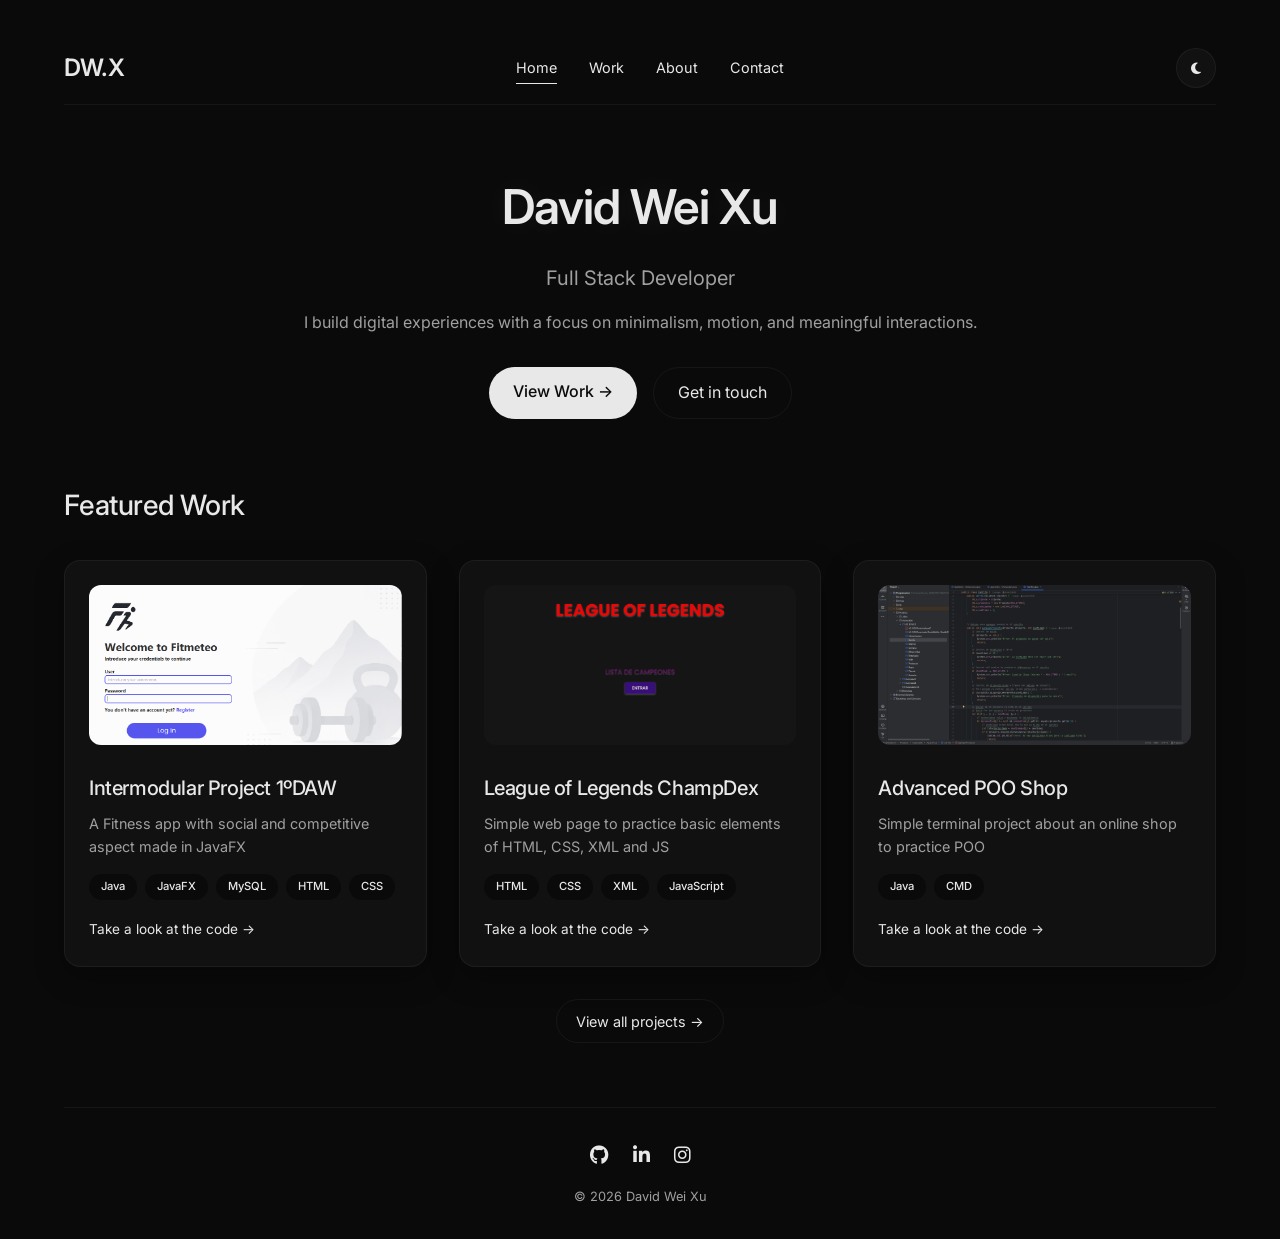
<file: index.html>
<!DOCTYPE html>
<html lang="en">
<head>
    <meta charset="UTF-8">
    <meta name="viewport" content="width=device-width, initial-scale=1.0">
    <title>David Wei Xu | Minimalist Portfolio</title>
    <link rel="preconnect" href="https://fonts.googleapis.com">
    <link rel="preconnect" href="https://fonts.gstatic.com" crossorigin>
    <link href="https://fonts.googleapis.com/css2?family=Inter:opsz,wght@14..32,300;14..32,400;14..32,500;14..32,600;14..32,700&display=swap" rel="stylesheet">
    <link rel="stylesheet" href="https://cdnjs.cloudflare.com/ajax/libs/font-awesome/6.5.1/css/all.min.css">
    <link rel="stylesheet" href="style.css">
</head>
<body>
<div class="container">
    <!-- Navigation -->
    <nav class="navbar">
        <div class="nav-brand">
            <a href="index.html">DW.X</a>
        </div>
        <div class="nav-links">
            <a href="index.html" class="active">Home</a>
            <a href="work.html">Work</a>
            <a href="about.html">About</a>
            <a href="contact.html">Contact</a>
        </div>
        <button class="theme-toggle" id="themeToggle" aria-label="Toggle dark/light mode">
            <i class="fas fa-moon"></i>
        </button>
    </nav>

    <!-- Hero Section -->
    <header class="hero">
        <h1 class="hero-title">David Wei Xu</h1>
        <p class="hero-subtitle">Full Stack Developer</p>
        <p class="hero-description">
            I build digital experiences with a focus on minimalism,
            motion, and meaningful interactions.
        </p>
        <div class="hero-cta">
            <a href="work.html" class="btn-primary">View Work →</a>
            <a href="contact.html" class="btn-secondary">Get in touch</a>
        </div>
    </header>

    <!-- Featured Projects Section -->
    <section class="featured-section">
        <h2 class="section-title">Featured Work</h2>
        <div class="projects-grid">
            <article class="project-card">
                <img src="img/javafx.png" alt="javafx" class="project-image">
                <h3 class="project-title">Intermodular Project 1ºDAW</h3>
                <p class="project-description">A Fitness app with social and competitive aspect made in JavaFX </p>
                <div class="project-tags">
                    <span>Java</span>
                    <span>JavaFX</span>
                    <span>MySQL</span>
                    <span>HTML</span>
                    <span>CSS</span>
                </div>
                <a href="https://github.com/rodrii-garciia/Fitmeteo" class="project-link">Take a look at the code →</a>
            </article>

            <article class="project-card">
                <img src="img/llmm.png" alt="llmm" class="project-image">
                <h3 class="project-title">League of Legends ChampDex</h3>
                <p class="project-description">Simple web page to practice basic elements of HTML, CSS, XML and JS</p>
                <div class="project-tags">
                    <span>HTML</span>
                    <span>CSS</span>
                    <span>XML</span>
                    <span>JavaScript</span>
                </div>
                <a href="https://github.com/KamiZhiEND/League-of-Legends-ChampDEX" class="project-link">Take a look at the code →</a>
            </article>

            <article class="project-card">
                <img src="img/tienda.png" alt="tienda" class="project-image">
                <h3 class="project-title">Advanced POO Shop</h3>
                <p class="project-description">Simple terminal project about an online shop to practice POO</p>
                <div class="project-tags">
                    <span>Java</span>
                    <span>CMD</span>
                </div>
                <a href="https://github.com/KamiZhiEND/Tienda-Online-POO-Avanzada-" class="project-link">Take a look at the code →</a>
            </article>
        </div>
        <div class="view-all">
            <a href="work.html" class="btn-outline">View all projects →</a>
        </div>
    </section>

    <!-- Footer -->
    <footer class="footer">
        <div class="footer-social">
            <a href="https://github.com/KamiZhiEND" aria-label="GitHub"><i class="fab fa-github"></i></a>
            <a href="https://www.linkedin.com/in/davidwx/" aria-label="LinkedIn"><i class="fab fa-linkedin-in"></i></a>
            <a href="https://www.instagram.com/dawei_x27/" aria-label="Instagram"><i class="fab fa-instagram"></i></a>
        </div>
        <p class="footer-copyright">© 2026 David Wei Xu</p>
    </footer>
</div>
<script src="script.js"></script>
</body>
</html>
</file>
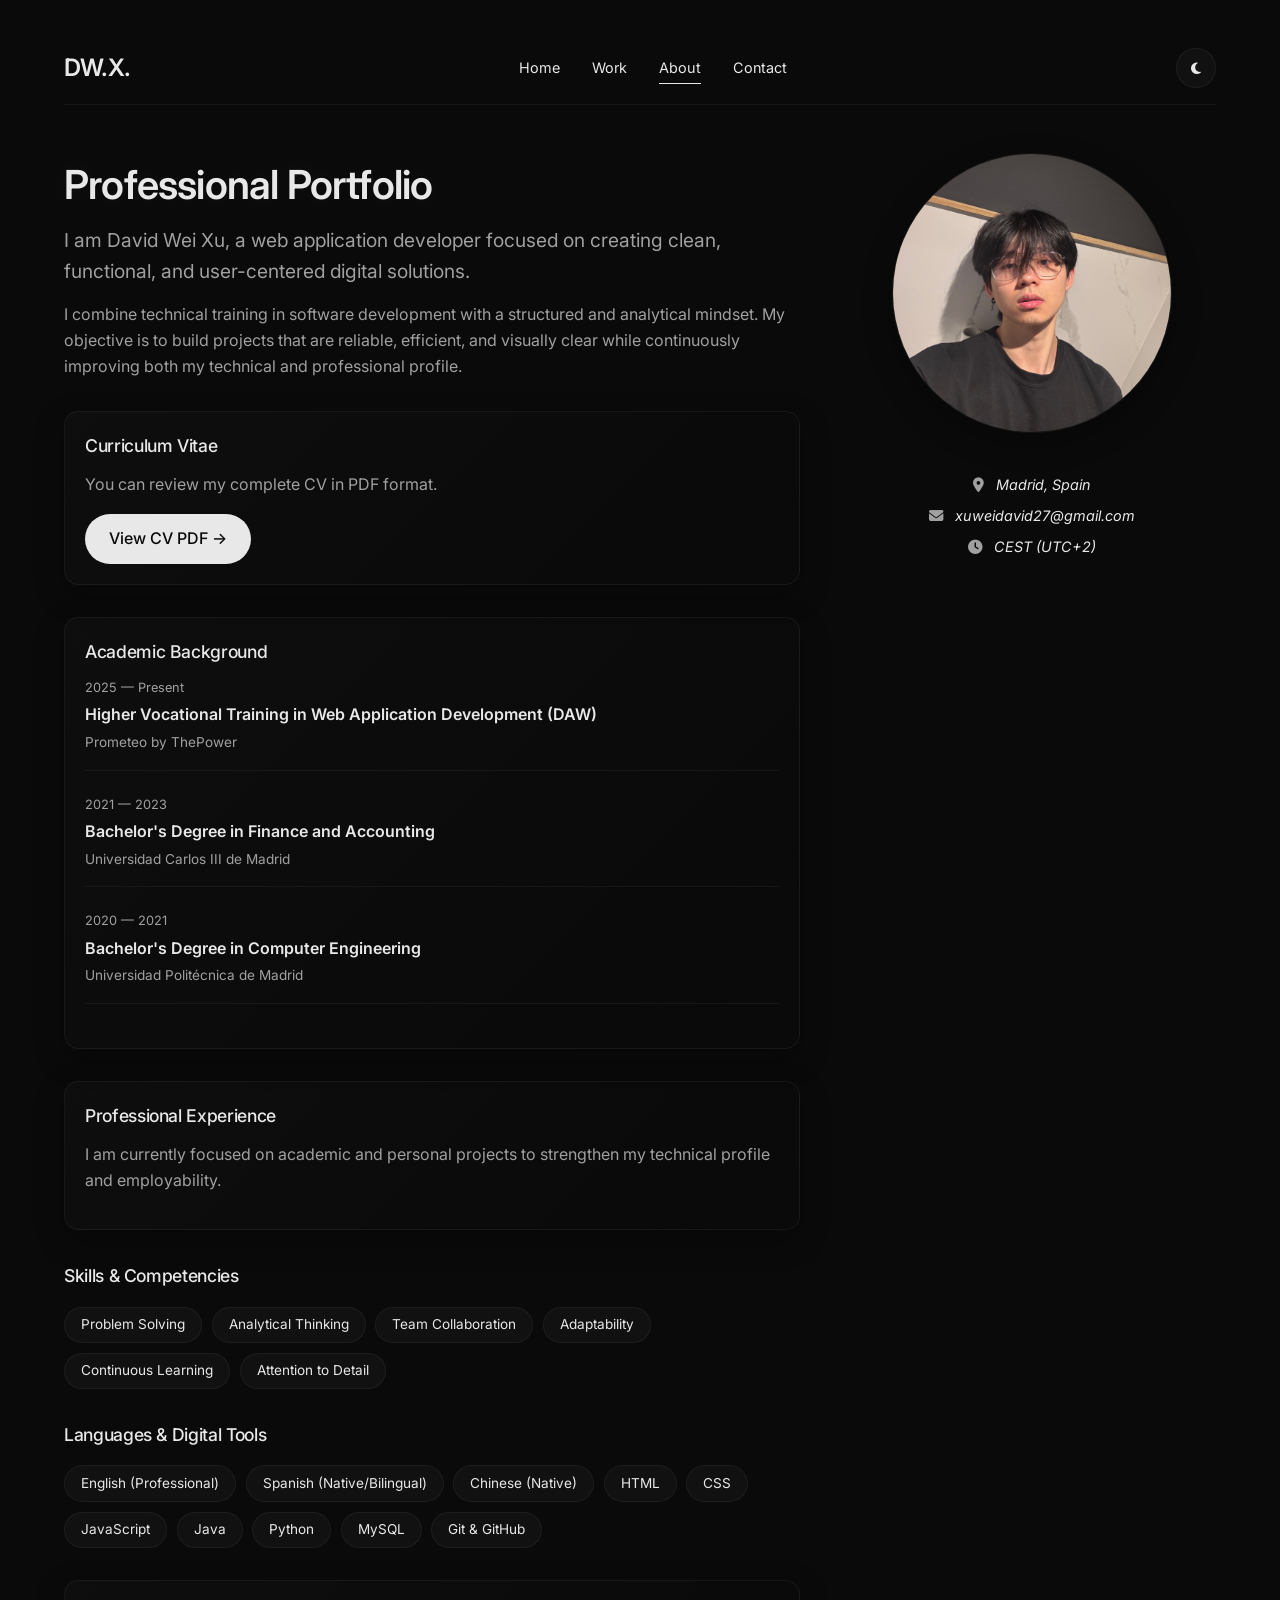
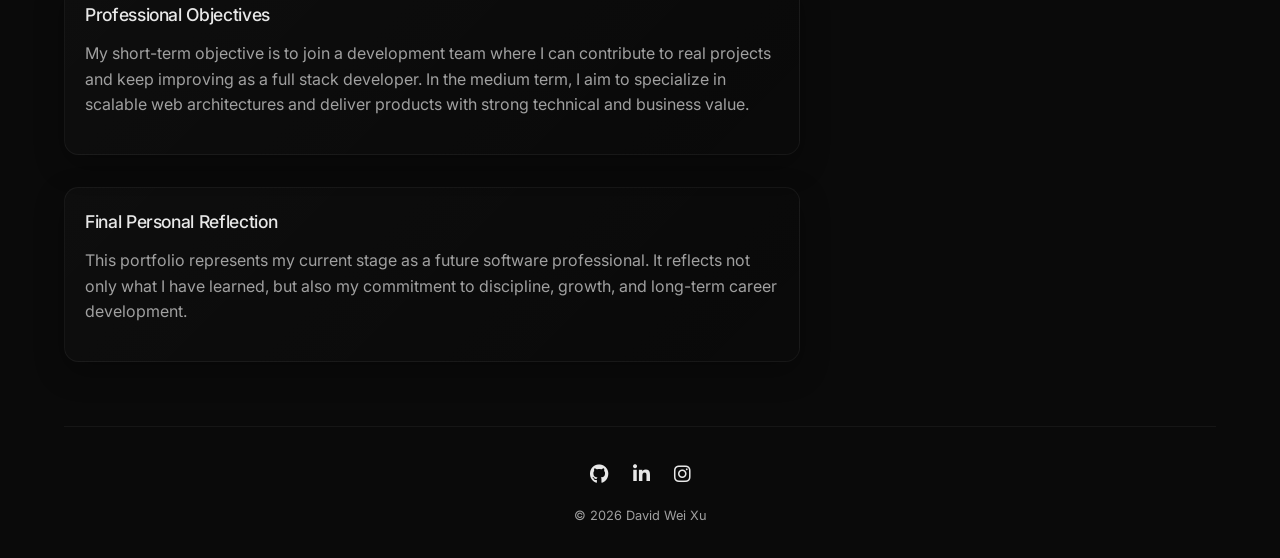
<file: about.html>
<!DOCTYPE html>
<html lang="en">
<head>
    <meta charset="UTF-8">
    <meta name="viewport" content="width=device-width, initial-scale=1.0">
    <title>About | David Wei Xu</title>
    <link rel="preconnect" href="https://fonts.googleapis.com">
    <link rel="preconnect" href="https://fonts.gstatic.com" crossorigin>
    <link href="https://fonts.googleapis.com/css2?family=Inter:opsz,wght@14..32,300;400;500;600;700&display=swap" rel="stylesheet">
    <link rel="stylesheet" href="https://cdnjs.cloudflare.com/ajax/libs/font-awesome/6.5.1/css/all.min.css">
    <link rel="stylesheet" href="style.css">
</head>
<body>
<div class="container">
    <nav class="navbar">
        <div class="nav-brand">
            <a href="index.html">DW.X.</a>
        </div>
        <div class="nav-links">
            <a href="index.html">Home</a>
            <a href="work.html">Work</a>
            <a href="about.html" class="active">About</a>
            <a href="contact.html">Contact</a>
        </div>
        <button class="theme-toggle" id="themeToggle" aria-label="Toggle dark/light mode">
            <i class="fas fa-moon"></i>
        </button>
    </nav>

    <main class="about-grid">
        <section class="about-text">
            <h1 class="page-title">Professional Portfolio</h1>
            <p class="lead">I am David Wei Xu, a web application developer focused on creating clean, functional, and user-centered digital solutions.</p>
            <p>I combine technical training in software development with a structured and analytical mindset. My objective is to build projects that are reliable, efficient, and visually clear while continuously improving both my technical and professional profile.</p>

            <section class="info-section">
                <h3>Curriculum Vitae</h3>
                <p>You can review my complete CV in PDF format.</p>
                <a href="cv.pdf" class="btn-primary" target="_blank" rel="noopener noreferrer">View CV PDF →</a>
            </section>

            <section class="info-section">
                <h3>Academic Background</h3>
                <article class="experience-item">
                    <div class="exp-year">2025 — Present</div>
                    <div class="exp-title">Higher Vocational Training in Web Application Development (DAW)</div>
                    <div class="exp-company">Prometeo by ThePower</div>
                </article>
                <article class="experience-item">
                    <div class="exp-year">2021 — 2023</div>
                    <div class="exp-title">Bachelor's Degree in Finance and Accounting</div>
                    <div class="exp-company">Universidad Carlos III de Madrid</div>
                </article>
                <article class="experience-item">
                    <div class="exp-year">2020 — 2021</div>
                    <div class="exp-title">Bachelor's Degree in Computer Engineering</div>
                    <div class="exp-company">Universidad Politécnica de Madrid</div>
                </article>
            </section>

            <section class="info-section">
                <h3>Professional Experience</h3>
                <p>I am currently focused on academic and personal projects to strengthen my technical profile and employability.</p>
            </section>

            <section class="skills-section">
                <h3>Skills & Competencies</h3>
                <div class="skills-grid">
                    <span>Problem Solving</span>
                    <span>Analytical Thinking</span>
                    <span>Team Collaboration</span>
                    <span>Adaptability</span>
                    <span>Continuous Learning</span>
                    <span>Attention to Detail</span>
                </div>
            </section>

            <section class="skills-section">
                <h3>Languages & Digital Tools</h3>
                <div class="skills-grid">
                    <span>English (Professional)</span>
                    <span>Spanish (Native/Bilingual)</span>
                    <span>Chinese (Native)</span>
                    <span>HTML</span>
                    <span>CSS</span>
                    <span>JavaScript</span>
                    <span>Java</span>
                    <span>Python</span>
                    <span>MySQL</span>
                    <span>Git & GitHub</span>
                </div>
            </section>

            <section class="info-section">
                <h3>Professional Objectives</h3>
                <p>My short-term objective is to join a development team where I can contribute to real projects and keep improving as a full stack developer. In the medium term, I aim to specialize in scalable web architectures and deliver products with strong technical and business value.</p>
            </section>

            <section class="info-section">
                <h3>Final Personal Reflection</h3>
                <p>This portfolio represents my current stage as a future software professional. It reflects not only what I have learned, but also my commitment to discipline, growth, and long-term career development.</p>
            </section>
        </section>

        <aside class="about-image">
            <img src="img/Avatar.jpg" alt="Avatar of David Wei Xu">
            <address class="contact-info">
                <p><i class="fas fa-map-marker-alt"></i> Madrid, Spain</p>
                <p><i class="fas fa-envelope"></i> xuweidavid27@gmail.com</p>
                <p><i class="fas fa-clock"></i> CEST (UTC+2)</p>
            </address>
        </aside>
    </main>

    <footer class="footer">
        <div class="footer-social">
            <a href="https://github.com/KamiZhiEND" aria-label="GitHub"><i class="fab fa-github"></i></a>
            <a href="https://www.linkedin.com/in/davidwx/" aria-label="LinkedIn"><i class="fab fa-linkedin-in"></i></a>
            <a href="https://www.instagram.com/dawei_x27/" aria-label="Instagram"><i class="fab fa-instagram"></i></a>
        </div>
        <p class="footer-copyright">© 2026 David Wei Xu</p>
    </footer>
</div>
<script src="script.js"></script>
</body>
</html>
</file>
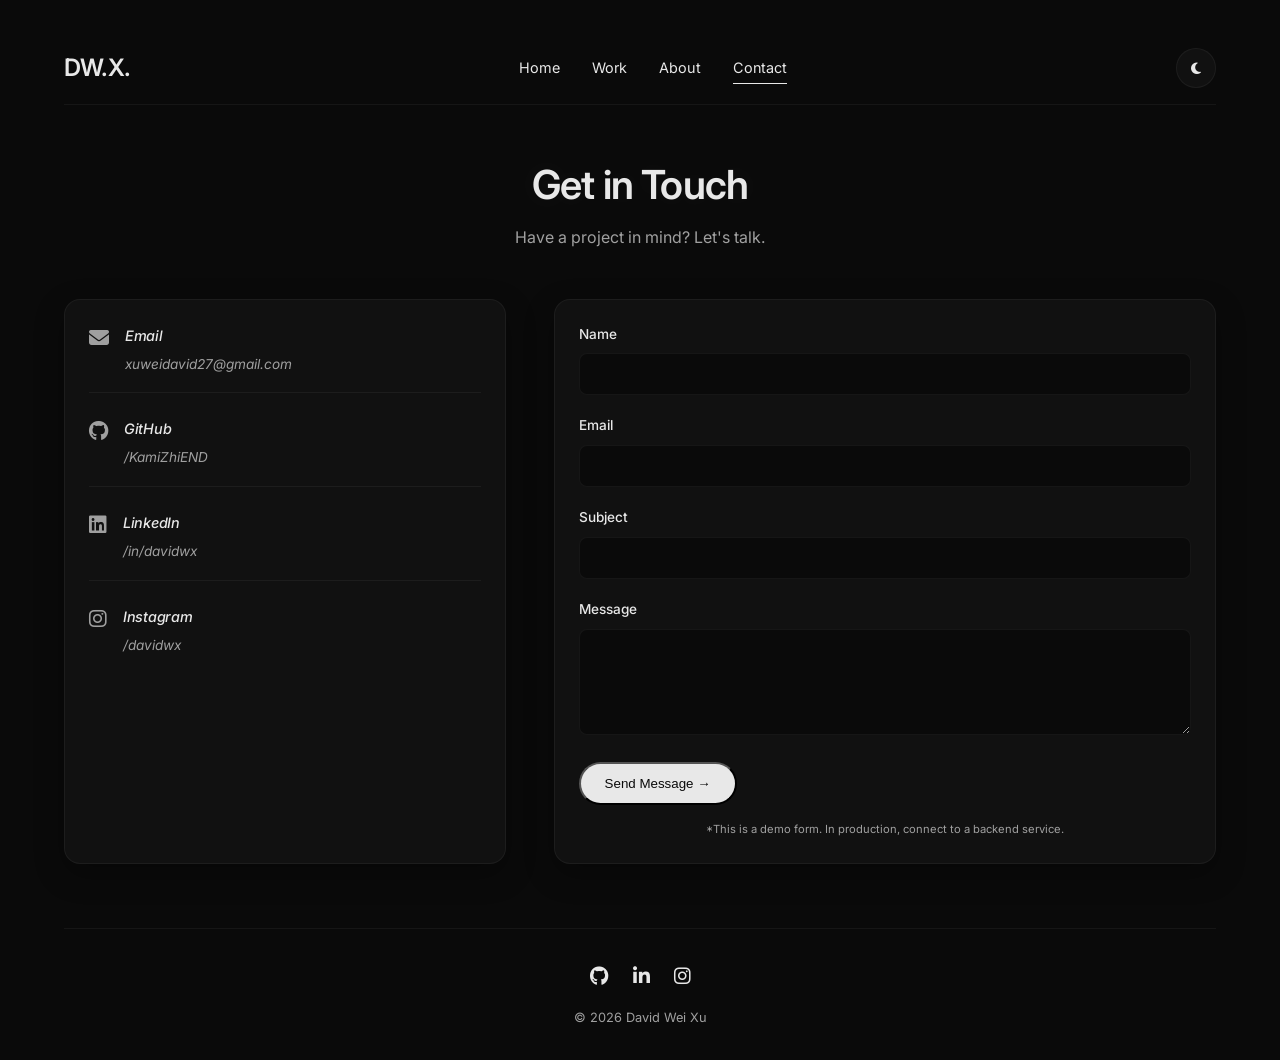
<file: contact.html>
<!DOCTYPE html>
<html lang="en">
<head>
    <meta charset="UTF-8">
    <meta name="viewport" content="width=device-width, initial-scale=1.0">
    <title>Contact | David Wei Xu</title>
    <link rel="preconnect" href="https://fonts.googleapis.com">
    <link rel="preconnect" href="https://fonts.gstatic.com" crossorigin>
    <link href="https://fonts.googleapis.com/css2?family=Inter:opsz,wght@14..32,300;400;500;600;700&display=swap" rel="stylesheet">
    <link rel="stylesheet" href="https://cdnjs.cloudflare.com/ajax/libs/font-awesome/6.5.1/css/all.min.css">
    <link rel="stylesheet" href="style.css">
</head>
<body>
<div class="container">
    <!-- Navigation -->
    <nav class="navbar">
        <div class="nav-brand">
            <a href="index.html">DW.X.</a>
        </div>
        <div class="nav-links">
            <a href="index.html">Home</a>
            <a href="work.html">Work</a>
            <a href="about.html">About</a>
            <a href="contact.html" class="active">Contact</a>
        </div>
        <button class="theme-toggle" id="themeToggle" aria-label="Toggle dark/light mode">
            <i class="fas fa-moon"></i>
        </button>
    </nav>

    <!-- Contact Header -->
    <header class="page-header">
        <h1 class="page-title">Get in Touch</h1>
        <p class="page-description">Have a project in mind? Let's talk.</p>
    </header>

    <!-- Contact Grid -->
    <main class="contact-grid">
        <aside class="contact-info-card">
            <address>
                <div class="contact-method">
                    <i class="fas fa-envelope"></i>
                    <div>
                        <h3>Email</h3>
                        <a href="mailto:xuweidavid27@gmail.com">xuweidavid27@gmail.com</a>
                    </div>
                </div>
                <div class="contact-method">
                    <i class="fab fa-github"></i>
                    <div>
                        <h3>GitHub</h3>
                        <a href="https://github.com/KamiZhiEND">/KamiZhiEND</a>
                    </div>
                </div>
                <div class="contact-method">
                    <i class="fab fa-linkedin"></i>
                    <div>
                        <h3>LinkedIn</h3>
                        <a href="https://www.linkedin.com/in/davidwx/">/in/davidwx</a>
                    </div>
                </div>
                <div class="contact-method">
                    <i class="fab fa-instagram"></i>
                    <div>
                        <h3>Instagram</h3>
                        <a href="https://www.instagram.com/dawei_x27/">/davidwx</a>
                    </div>
                </div>
            </address>
        </aside>

        <!-- Contact Form -->
        <form class="contact-form" id="contactForm">
            <div class="form-group">
                <label for="name">Name</label>
                <input type="text" id="name" name="name" required>
            </div>
            <div class="form-group">
                <label for="email">Email</label>
                <input type="email" id="email" name="email" required>
            </div>
            <div class="form-group">
                <label for="subject">Subject</label>
                <input type="text" id="subject" name="subject" required>
            </div>
            <div class="form-group">
                <label for="message">Message</label>
                <textarea id="message" name="message" rows="5" required></textarea>
            </div>
            <button type="submit" class="btn-primary">Send Message →</button>
            <p class="form-note">*This is a demo form. In production, connect to a backend service.</p>
        </form>
    </main>

    <!-- Footer -->
    <footer class="footer">
        <div class="footer-social">
            <a href="https://github.com/KamiZhiEND" aria-label="GitHub"><i class="fab fa-github"></i></a>
            <a href="https://www.linkedin.com/in/davidwx/" aria-label="LinkedIn"><i class="fab fa-linkedin-in"></i></a>
            <a href="https://www.instagram.com/dawei_x27/" aria-label="Instagram"><i class="fab fa-instagram"></i></a>
        </div>
        <p class="footer-copyright">© 2026 David Wei Xu</p>
    </footer>
</div>
<script src="script.js"></script>
</body>
</html>
</file>
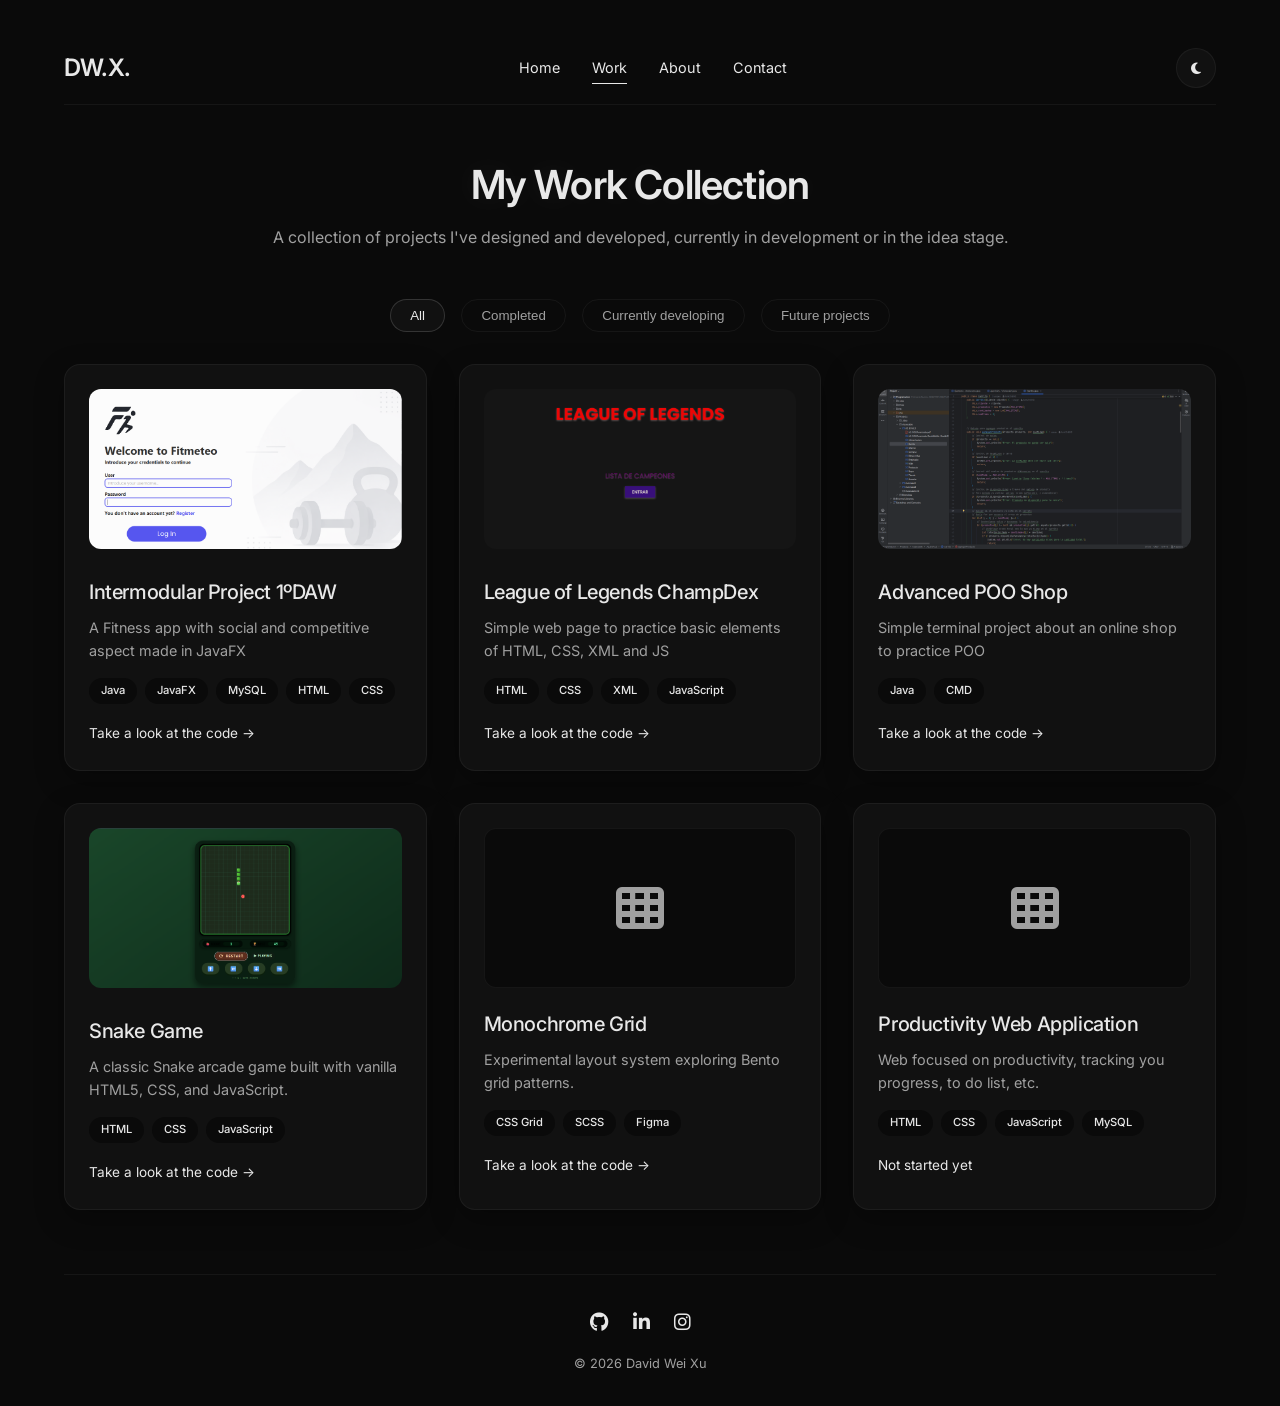
<file: work.html>
<!DOCTYPE html>
<html lang="en">
<head>
    <meta charset="UTF-8">
    <meta name="viewport" content="width=device-width, initial-scale=1.0">
    <title>Work | David Wei Xu</title>
    <link rel="preconnect" href="https://fonts.googleapis.com">
    <link rel="preconnect" href="https://fonts.gstatic.com" crossorigin>
    <link href="https://fonts.googleapis.com/css2?family=Inter:opsz,wght@14..32,300;400;500;600;700&display=swap" rel="stylesheet">
    <link rel="stylesheet" href="https://cdnjs.cloudflare.com/ajax/libs/font-awesome/6.5.1/css/all.min.css">
    <link rel="stylesheet" href="style.css">
</head>
<body>
<div class="container">
    <!-- Navigation -->
    <nav class="navbar">
        <div class="nav-brand">
            <a href="index.html">DW.X.</a>
        </div>
        <div class="nav-links">
            <a href="index.html">Home</a>
            <a href="work.html" class="active">Work</a>
            <a href="about.html">About</a>
            <a href="contact.html">Contact</a>
        </div>
        <button class="theme-toggle" id="themeToggle" aria-label="Toggle dark/light mode">
            <i class="fas fa-moon"></i>
        </button>
    </nav>

    <!-- Work Header -->
    <header class="page-header">
        <h1 class="page-title">My Work Collection</h1>
        <p class="page-description">A collection of projects I've designed and developed, currently in development or in the idea stage.</p>
    </header>

    <!-- Filter Buttons -->
    <div class="filter-bar">
        <button class="filter-btn active" data-filter="all">All</button>
        <button class="filter-btn" data-filter="completed">Completed</button>
        <button class="filter-btn" data-filter="in-progress">Currently developing</button>
        <button class="filter-btn" data-filter="to-do">Future projects</button>
    </div>

    <!-- Projects Grid -->
    <section class="projects-grid" id="projectsGrid">
        <article class="project-card" data-category="completed">
            <img src="img/javafx.png" alt="javafx" class="project-image">
            <h3 class="project-title">Intermodular Project 1ºDAW</h3>
            <p class="project-description">A Fitness app with social and competitive aspect made in JavaFX</p>
            <div class="project-tags">
                <span>Java</span>
                <span>JavaFX</span>
                <span>MySQL</span>
                <span>HTML</span>
                <span>CSS</span>
            </div>
            <a href="https://github.com/rodrii-garciia/Fitmeteo" class="project-link">Take a look at the code →</a>
        </article>

        <article class="project-card" data-category="completed">
            <img src="img/llmm.png" alt="llmm" class="project-image">
            <h3 class="project-title">League of Legends ChampDex</h3>
            <p class="project-description">Simple web page to practice basic elements of HTML, CSS, XML and JS</p>
            <div class="project-tags">
                <span>HTML</span>
                <span>CSS</span>
                <span>XML</span>
                <span>JavaScript</span>
            </div>
            <a href="https://github.com/KamiZhiEND/League-of-Legends-ChampDEX" class="project-link">Take a look at the code →</a>
        </article>

        <article class="project-card" data-category="completed">
            <img src="img/tienda.png" alt="tienda" class="project-image">
            <h3 class="project-title">Advanced POO Shop</h3>
            <p class="project-description">Simple terminal project about an online shop to practice POO</p>
            <div class="project-tags">
                <span>Java</span>
                <span>CMD</span>
            </div>
            <a href="https://github.com/KamiZhiEND/Tienda-Online-POO-Avanzada-" class="project-link">Take a look at the code →</a>
        </article>

        <article class="project-card" data-category="completed">
            <img src="img/snake.png" alt="tienda" class="project-image">
            <h3 class="project-title">Snake Game </h3>
            <p class="project-description">A classic Snake arcade game built with vanilla HTML5, CSS, and JavaScript.</p>
            <div class="project-tags">
                <span>HTML</span>
                <span>CSS</span>
                <span>JavaScript</span>
            </div>
            <a href="https://github.com/KamiZhiEND/Snake-Game" class="project-link">Take a look at the code →</a>
        </article>

        <article class="project-card" data-category="in-progress">
            <div class="project-image-placeholder">
                <i class="fas fa-th"></i>
            </div>
            <h3 class="project-title">Monochrome Grid</h3>
            <p class="project-description">Experimental layout system exploring Bento grid patterns.</p>
            <div class="project-tags">
                <span>CSS Grid</span>
                <span>SCSS</span>
                <span>Figma</span>
            </div>
            <a href="#" class="project-link">Take a look at the code →</a>
        </article>

        <article class="project-card" data-category="to-do">
            <div class="project-image-placeholder">
                <i class="fas fa-th"></i>
            </div>
            <h3 class="project-title">Productivity Web Application</h3>
            <p class="project-description">Web focused on productivity, tracking you progress, to do list, etc.</p>
            <div class="project-tags">
                <span>HTML</span>
                <span>CSS</span>
                <span>JavaScript</span>
                <span>MySQL</span>
            </div>
            <a href="#" class="project-link">Not started yet </a>
        </article>
    </section>

    <!-- Footer -->
    <footer class="footer">
        <div class="footer-social">
            <a href="https://github.com/KamiZhiEND" aria-label="GitHub"><i class="fab fa-github"></i></a>
            <a href="https://www.linkedin.com/in/davidwx/" aria-label="LinkedIn"><i class="fab fa-linkedin-in"></i></a>
            <a href="https://www.instagram.com/dawei_x27/" aria-label="Instagram"><i class="fab fa-instagram"></i></a>
        </div>
        <p class="footer-copyright">© 2026 David Wei Xu</p>
    </footer>
</div>
<script src="script.js"></script>
</body>
</html>
</file>
<file: style.css>
/* ========== CSS VARIABLES ========== */
:root {
    --bg-primary: #0a0a0a;
    --bg-card: #111111;
    --bg-card-hover: #161616;
    --text-primary: #e8e8e8;
    --text-secondary: #a0a0a0;
    --border: rgba(255, 255, 255, 0.05);
    --border-hover: rgba(255, 255, 255, 0.15);
    --accent: #333333;
    --shadow: rgba(0, 0, 0, 0.3);
    --transition: all 0.3s cubic-bezier(0.2, 0.9, 0.4, 1.1);
}

body.light {
    --bg-primary: #f5f5f5;
    --bg-card: #ffffff;
    --bg-card-hover: #fafafa;
    --text-primary: #1a1a1a;
    --text-secondary: #666666;
    --border: rgba(0, 0, 0, 0.08);
    --border-hover: rgba(0, 0, 0, 0.15);
    --accent: #e0e0e0;
    --shadow: rgba(0, 0, 0, 0.1);
}

/* ========== RESET & BASE ========== */
* {
    margin: 0;
    padding: 0;
    box-sizing: border-box;
}

body {
    background-color: var(--bg-primary);
    font-family: 'Inter', sans-serif;
    color: var(--text-primary);
    line-height: 1.6;
    transition: background-color 0.3s ease, color 0.3s ease;
}

.container {
    max-width: 1200px;
    margin: 0 auto;
    padding: 2rem 1.5rem;
}

/* ========== TYPOGRAPHY ========== */
h1, h2, h3 {
    font-weight: 500;
    letter-spacing: -0.02em;
}

a {
    text-decoration: none;
    color: inherit;
}

/* ========== NAVIGATION ========== */
.navbar {
    display: flex;
    justify-content: space-between;
    align-items: center;
    padding: 1rem 0;
    margin-bottom: 3rem;
    border-bottom: 1px solid var(--border);
}

.nav-brand a {
    font-size: 1.5rem;
    font-weight: 600;
    letter-spacing: -0.02em;
}

.nav-links {
    display: flex;
    gap: 2rem;
}

.nav-links a {
    font-size: 0.9rem;
    transition: var(--transition);
    padding: 0.25rem 0;
}

.nav-links a:hover,
.nav-links a.active {
    color: var(--text-primary);
    border-bottom: 1px solid var(--text-primary);
}

.theme-toggle {
    background: var(--bg-card);
    border: 1px solid var(--border);
    border-radius: 50%;
    width: 40px;
    height: 40px;
    cursor: pointer;
    color: var(--text-primary);
    transition: var(--transition);
}

.theme-toggle:hover {
    transform: scale(1.05);
    border-color: var(--border-hover);
}

/* ========== HERO SECTION ========== */
.hero {
    text-align: center;
    max-width: 700px;
    margin: 4rem auto;
}

.hero-title {
    font-size: 3rem;
    font-weight: 600;
    margin-bottom: 1rem;
}

.hero-subtitle {
    font-size: 1.25rem;
    color: var(--text-secondary);
    margin-bottom: 1rem;
}

.hero-description {
    color: var(--text-secondary);
    margin-bottom: 2rem;
}

.hero-cta {
    display: flex;
    gap: 1rem;
    justify-content: center;
}

/* ========== BUTTONS ========== */
.btn-primary {
    background: var(--text-primary);
    color: var(--bg-primary);
    padding: 0.75rem 1.5rem;
    border-radius: 2rem;
    font-weight: 500;
    transition: var(--transition);
    display: inline-block;
}

.btn-primary:hover {
    transform: translateY(-2px);
    opacity: 0.9;
}

.btn-secondary {
    border: 1px solid var(--border);
    padding: 0.75rem 1.5rem;
    border-radius: 2rem;
    transition: var(--transition);
}

.btn-secondary:hover {
    border-color: var(--border-hover);
    transform: translateY(-2px);
}

.btn-outline {
    border: 1px solid var(--border);
    padding: 0.6rem 1.2rem;
    border-radius: 2rem;
    font-size: 0.9rem;
    transition: var(--transition);
    display: inline-block;
}

.btn-outline:hover {
    border-color: var(--border-hover);
    transform: translateX(3px);
}

/* ========== SECTION TITLES ========== */
.section-title {
    font-size: 1.75rem;
    margin-bottom: 2rem;
}

.page-header {
    text-align: center;
    margin: 2rem 0 3rem;
}

.page-title {
    font-size: 2.5rem;
    font-weight: 600;
    margin-bottom: 0.5rem;
}

.page-description {
    color: var(--text-secondary);
}

/* ========== PROJECTS GRID ========== */
.projects-grid {
    display: grid;
    grid-template-columns: repeat(auto-fill, minmax(320px, 1fr));
    gap: 2rem;
    margin: 2rem 0;
}

.project-card {
    background: var(--bg-card);
    border: 1px solid var(--border);
    border-radius: 1rem;
    padding: 1.5rem;
    transition: var(--transition);
}

.project-card:hover {
    transform: translateY(-6px);
    border-color: var(--border-hover);
    background: var(--bg-card-hover);
}

.project-image-placeholder {
    width: 100%;
    height: 160px;
    background: var(--bg-primary);
    border-radius: 0.75rem;
    display: flex;
    align-items: center;
    justify-content: center;
    margin-bottom: 1.25rem;
    border: 1px solid var(--border);
}

.project-image-placeholder i {
    font-size: 3rem;
    color: var(--text-secondary);
}

.project-title {
    font-size: 1.25rem;
    margin-bottom: 0.5rem;
}

.project-description {
    font-size: 0.9rem;
    color: var(--text-secondary);
    margin-bottom: 1rem;
}

.project-tags {
    display: flex;
    flex-wrap: wrap;
    gap: 0.5rem;
    margin-bottom: 1rem;
}

.project-tags span {
    background: var(--bg-primary);
    padding: 0.25rem 0.75rem;
    border-radius: 2rem;
    font-size: 0.7rem;
    font-weight: 500;
}

.project-link {
    font-size: 0.85rem;
    transition: var(--transition);
    display: inline-flex;
    align-items: center;
    gap: 0.25rem;
}

.project-link:hover {
    gap: 0.5rem;
    color: var(--text-primary);
}

.view-all {
    text-align: center;
    margin: 2rem 0;
}

/* ========== FILTER BAR ========== */
.filter-bar {
    display: flex;
    justify-content: center;
    gap: 1rem;
    margin-bottom: 2rem;
    flex-wrap: wrap;
}

.filter-btn {
    background: transparent;
    border: 1px solid var(--border);
    padding: 0.5rem 1.2rem;
    border-radius: 2rem;
    cursor: pointer;
    color: var(--text-secondary);
    transition: var(--transition);
}

.filter-btn:hover,
.filter-btn.active {
    border-color: var(--border-hover);
    color: var(--text-primary);
    background: var(--bg-card);
}

/* ========== ABOUT PAGE ========== */
.about-grid {
    display: grid;
    grid-template-columns: 2fr 1fr;
    gap: 3rem;
    margin: 2rem 0;
}

.lead {
    font-size: 1.2rem;
    margin-bottom: 1.5rem;
}

.about-text p {
    margin-bottom: 1rem;
    color: var(--text-secondary);
}

.skills-section,
.experience-section {
    margin-top: 2rem;
}

.skills-section h3,
.experience-section h3 {
    margin-bottom: 1rem;
    font-size: 1.1rem;
}

.skills-grid {
    display: flex;
    flex-wrap: wrap;
    gap: 0.6rem;
}

.skills-grid span {
    background: var(--bg-card);
    border: 1px solid var(--border);
    padding: 0.4rem 1rem;
    border-radius: 2rem;
    font-size: 0.85rem;
}

.experience-item {
    margin-bottom: 1.5rem;
    padding-bottom: 1rem;
    border-bottom: 1px solid var(--border);
}

.exp-year {
    font-size: 0.8rem;
    color: var(--text-secondary);
    margin-bottom: 0.25rem;
}

.exp-title {
    font-weight: 600;
    margin-bottom: 0.25rem;
}

.exp-company {
    font-size: 0.85rem;
    color: var(--text-secondary);
}

.about-image {
    text-align: center;
}

.avatar-large {
    width: 180px;
    height: 180px;
    background: linear-gradient(135deg, #2a2a2a, #1a1a1a);
    border-radius: 50%;
    display: flex;
    align-items: center;
    justify-content: center;
    margin: 0 auto 2rem;
    border: 1px solid var(--border);
}

.avatar-large i {
    font-size: 4rem;
}

.contact-info p {
    margin: 0.5rem 0;
    font-size: 0.9rem;
}

.contact-info i {
    margin-right: 0.5rem;
    color: var(--text-secondary);
}

/* ========== CONTACT PAGE ========== */
.contact-grid {
    display: grid;
    grid-template-columns: 1fr 1.5fr;
    gap: 3rem;
    margin: 2rem 0;
}

.contact-info-card {
    background: var(--bg-card);
    border: 1px solid var(--border);
    border-radius: 1rem;
    padding: 1.5rem;
}

.contact-method {
    display: flex;
    align-items: flex-start;
    gap: 1rem;
    margin-bottom: 1.5rem;
    padding-bottom: 1rem;
    border-bottom: 1px solid var(--border);
}

.contact-method:last-child {
    border-bottom: none;
}

.contact-method i {
    font-size: 1.25rem;
    color: var(--text-secondary);
    margin-top: 0.25rem;
}

.contact-method h3 {
    font-size: 0.9rem;
    margin-bottom: 0.25rem;
}

.contact-method a {
    font-size: 0.85rem;
    color: var(--text-secondary);
    transition: var(--transition);
}

.contact-method a:hover {
    color: var(--text-primary);
}

.contact-form {
    background: var(--bg-card);
    border: 1px solid var(--border);
    border-radius: 1rem;
    padding: 1.5rem;
}

.form-group {
    margin-bottom: 1.25rem;
}

.form-group label {
    display: block;
    margin-bottom: 0.5rem;
    font-size: 0.85rem;
    font-weight: 500;
}

.form-group input,
.form-group textarea {
    width: 100%;
    padding: 0.75rem;
    background: var(--bg-primary);
    border: 1px solid var(--border);
    border-radius: 0.5rem;
    color: var(--text-primary);
    font-family: inherit;
    transition: var(--transition);
}

.form-group input:focus,
.form-group textarea:focus {
    outline: none;
    border-color: var(--border-hover);
}

.form-note {
    font-size: 0.7rem;
    color: var(--text-secondary);
    margin-top: 1rem;
    text-align: center;
}

/* ========== FOOTER ========== */
.footer {
    margin-top: 4rem;
    padding-top: 2rem;
    border-top: 1px solid var(--border);
    text-align: center;
}

.footer-social {
    display: flex;
    justify-content: center;
    gap: 1.5rem;
    margin-bottom: 1rem;
}

.footer-social a {
    font-size: 1.2rem;
    transition: var(--transition);
}

.footer-social a:hover {
    transform: translateY(-3px);
}

.footer-copyright {
    font-size: 0.8rem;
    color: var(--text-secondary);
}

/* ========== RESPONSIVE ========== */
@media (max-width: 768px) {
    .navbar {
        flex-direction: column;
        gap: 1rem;
    }

    .hero-title {
        font-size: 2rem;
    }

    .about-grid,
    .contact-grid {
        grid-template-columns: 1fr;
    }

    .projects-grid {
        grid-template-columns: 1fr;
    }

    .hero-cta {
        flex-direction: column;
        align-items: center;
    }

    .filter-bar {
        gap: 0.5rem;
    }

    .filter-btn {
        padding: 0.3rem 0.8rem;
        font-size: 0.8rem;
    }

}

/* ========== ABOUT PAGE IMAGE STYLES ========== */
.about-image img {
    width: 100%;
    max-width: 280px;
    height: auto;
    aspect-ratio: 1 / 1;
    object-fit: cover;
    border-radius: 50%;
    margin-bottom: 1.5rem;
    border: 1px solid var(--border);
    transition: var(--transition);
}

.about-image img:hover {
    transform: scale(1.02);
    border-color: var(--border-hover);
}

/* Adjust for smaller screens */
@media (max-width: 768px) {
    .about-image img {
        max-width: 200px;
    }
}

/* ========== PROJECT CARD IMAGES ========== */
.project-card .project-image {
    width: 100%;
    height: 160px;
    object-fit: cover;
    border-radius: 0.75rem;
    margin-bottom: 1.25rem;
}

.info-section {
    margin-top: 2rem;
    padding: 1.25rem;
    border: 1px solid var(--border);
    border-radius: 0.9rem;
    background: linear-gradient(135deg, rgba(255,255,255,0.02), rgba(255,255,255,0));
}

.info-section h3 {
    margin-bottom: 0.75rem;
    font-size: 1.1rem;
}

.hero-title,
.page-title {
    text-shadow: 0 0 30px rgba(255, 255, 255, 0.08);
}

.project-card,
.contact-form,
.contact-info-card,
.about-image img,
.info-section {
    box-shadow: 0 10px 30px var(--shadow);
}
</file>
